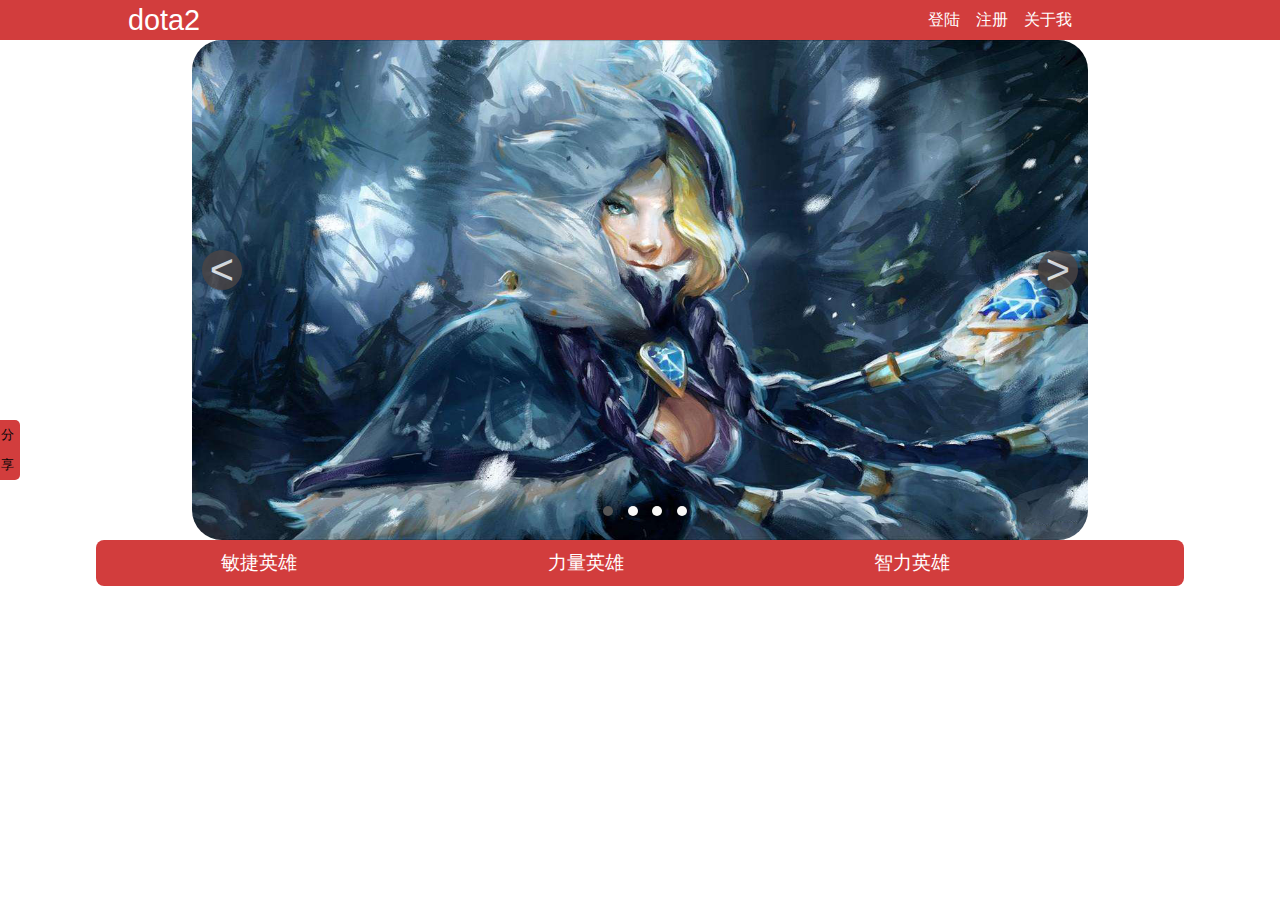
<file: index.html>
<!DOCTYPE html>
<html lang="en">
<head>
	<meta charset="UTF-8">
	<title>Gamge World</title>
	<link rel="stylesheet" type="text/css" href="css/reset.css">
	<link rel="stylesheet" type="text/css" href="css/index.css">

	<script src="js/jquery.js" type="text/javascript"></script>
	<script src="js/index.js" type="text/javascript" async defer></script>
</head>
<body>
	<div id="header">
		 <div class="containner">
		 	<span>dota2</span>
		 	<p><a href="heroShow.html">今日英雄</a></p>

		 	<ul class="head-nav clearfloat">
		 		<li class="item-nav"><a id="load-btn" href="#">登陆</a></li>
		 		<li class="item-nav"><a href="#" title="">注册</a></li>
		 		<li class="item-nav"><a href="http://taisoulx.me">关于我</a></li>
		 	</ul>
		 </div>
	</div>
	<!-- /header -->
	
	<div id="load">
		<h2>
		登陆账号
		<span class="load-close">×</span>
		</h2>
		<form action="index.html" method="get" accept-charset="utf-8">
			<p class="load-item1">
				<input type="text" value="用户名" id="username" name="username">
			</p>
			<p class="load-item2">
				<input name="password" type="text" value="输入密码" " id="pwd" />
			</p>
			
			<input type="submit" name="submit" id="load-sub" value="登陆">
			
			<div class="load-item3"><input type="checkbox" name=""><span>下次自动登录</span></div>
			<a class="register" href="#">注册</a>
		</form>
	</div>
	<div id="shade">
	</div>

	<div id="share">
		<span class="shareTo">分享</span>
		<div>
			<span>分享到</span>
			<ul>
				<li>一键分享</li>
				<li>QQ空间</li>
				<li>新浪微博</li>
				<li>微信</li>
				<li>人人网</li>
				<li>腾讯微博</li>
			</ul>
		</div>
	</div> 
	<!-- 分享到 -->

	<div id="wrapper">
		<ul id="banner-box" class="clearfloat">
			<li class="item-pic" data-index="1"><img src="images/banner/cm-1.jpg" alt=""></li>
			<li class="item-pic" data-index="2"><img src="images/banner/haiming-2.jpg" alt=""></li>
			<li class="item-pic" data-index="3"><img src="images/banner/ta-3.jpg" alt=""></li>
			<li class="item-pic" data-index="4"><img src="images/banner/heiniao-4.jpg" alt=""></li>
		</ul>

		<span id="prev" class="btn">
		<
		</span>
		<span id="next" class="btn">
		>
		</span>

		<ul id="Btn-b">
			<li class="item-bt active"></li>
			<li class="item-bt"></li>
			<li class="item-bt"></li>
			<li class="item-bt"></li>
		</ul>
	</div><!-- 轮播图 -->


	<div id="hero-menu" class="clearfloat containner">
		<div id="agile" class="item-menu">
			<span>敏捷英雄</span>
			<ul class="item-menu-m item-menu-1">
				<li><img src="images/agile/1.jpg" alt="am">敌法师</li>
				<li><img src="images/agile/2.jpg" alt="xiaohei">卓尔游侠</li>
				<li><img src="images/agile/3.jpg" alt="jugg">主宰</li>
				<li><img src="images/agile/4.jpg" alt="pom">米拉娜</li>
				<li><img src="images/agile/5.jpg" alt="shuiren">变体精灵</li>
				<li><img src="images/agile/6.jpg" alt="houzi">幻影长矛手</li>
				<li><img src="images/agile/7.png" alt="vs">复仇之魂</li>
				<li><img src="images/agile/8.jpg" alt="sa">力丸</li>
				<li><img src="images/agile/9.png" alt="huoqiang">狙击手</li>
				<li><img src="images/agile/10.jpeg" alt="ta">圣堂刺客</li>
				<li><img src="images/agile/11.png" alt="luna">露娜</li>
				<li><img src="images/agile/12.jpg" alt="bh">赏金猎人</li>
				<li><img src="images/agile/13.jpg" alt="paipai">熊战士</li>
				<li><img src="images/agile/14.png" alt="feiji">矮人直升机</li>
				<li><img src="images/agile/15.jpg" alt="deluyi">德鲁伊</li>
				<li><img src="images/agile/16.png" alt="najia">娜迦海妖</li>
				<li><img src="images/agile/17.png" alt="jumo">巨魔战将</li>
				<li><img src="images/agile/18.png" alt="huomao">灰烬之灵</li>
				<li><img src="images/agile/19.jpg" alt="diangou">天穹守望者</li>
				<li><img src="images/agile/20.jpg" alt="dasheng">齐天大圣</li>
				<li><img src="images/agile/21.jpg" alt="xuemo">血魔</li>
				<li><img src="images/agile/22.jpg" alt="sf">影魔</li>
				<li><img src="images/agile/23.jpg" alt="diangun">剃刀</li>
				<li><img src="images/agile/24.png" alt="judu">剧毒术士</li>
				<li><img src="images/agile/25.jpg" alt="xukong">虚空假面</li>
				<li><img src="images/agile/26.png" alt="pa">幻影刺客</li>
				<li><img src="images/agile/27.jpg" alt="dulong">冥界亚龙</li>
				<li><img src="images/agile/28.jpg" alt="">克林克兹</li>
				<li><img src="images/agile/29.png" alt="zhizhu">育母蜘蛛</li>
				<li><img src="images/agile/30.jpg" alt="mayi">编织者</li>
				<li><img src="images/agile/31.jpg" alt="spe">幽鬼</li>
				<li><img src="images/agile/32.png" alt="na">司夜刺客</li>
				<li><img src="images/agile/33.png" alt="mippo">米波</li>
				<li><img src="images/agile/34.png" alt="slark">撕拉克</li>
				<li><img src="images/agile/35.png" alt="med">美杜莎</li>
				<li><img src="images/agile/36.png" alt="tb">恐怖利刃</li>
			</ul>
		</div>

		<div id="power" class="item-menu">
			<span>力量英雄</span>
			<ul class="item-menu-m item-menu-2">
				<li><img src="images/power/1.png" alt="小牛">撼地者</li>
				<li><img src="images/power/2.jpg" alt="sven">斯温</li>
				<li><img src="images/power/3.jpg" alt="tiny">小小</li>
				<li><img src="images/power/4.jpg" alt="coco">昆卡</li>
				<li><img src="images/power/5.jpg" alt="shouwang">兽王</li>
				<li><img src="images/power/6.jpg" alt="dk">龙骑士</li>
				<li><img src="images/power/7.jpg" alt="fatiao">发条技师</li>
				<li><img src="images/power/8.png" alt="ok">全能骑士</li>
				<li><img src="images/power/9.jpg" alt="hasika">哈斯卡</li>
				<li><img src="images/power/10.jpg" alt="lianjin">炼金术士</li>
				<li><img src="images/power/11.png" alt="jiuxian">酒仙</li>
				<li><img src="images/power/12.jpg" alt="dashu">树精卫士</li>
				<li><img src="images/power/13.png" alt="io">精灵守卫</li>
				<li><img src="images/power/14.png" alt="renma">半人马战行者</li>
				<li><img src="images/power/15.png" alt="famuji">伐木机</li>
				<li><img src="images/power/16.png" alt="haimin">巨牙海民</li>
				<li><img src="images/power/17.png" alt="gangbei">钢背兽</li>
				<li><img src="images/power/18.png" alt="daniu">上古巨神</li>
				<li><img src="images/power/19.png" alt="tumao">大地之灵</li>
				<li><img src="images/power/20.png" alt="juntuan">军团指挥官</li>
				<li><img src="images/power/21.png" alt="phonix">凤凰</li>
				<li><img src="images/power/22.jpg" alt="dapigu">孽主</li>
				<li><img src="images/power/23.jpg" alt="axe">斧王</li>
				<li><img src="images/power/24.png" alt="tufu">帕吉</li>
				<li><img src="images/power/25.jpg" alt="sk">沙王</li>
				<li><img src="images/power/26.jpg" alt="xiaoyu">斯拉达</li>
				<li><img src="images/power/27.jpg" alt="cx">潮汐猎人</li>
				<li><img src="images/power/28.jpg" alt="snk">冥魂大帝</li>
				<li><img src="images/power/29.jpg" alt="xiaogou">噬魂鬼</li>
				<li><img src="images/power/30.jpg" alt="yemo">暗夜魔王</li>
				<li><img src="images/power/31.jpg" alt="mori">末日使者</li>
				<li><img src="images/power/32.jpg" alt="bainiu">裂魂人</li>
				<li><img src="images/power/33.jpg" alt="langren">狼人</li>
				<li><img src="images/power/34.png" alt="ck">混沌骑士</li>
				<li><img src="images/power/35.png" alt="shiwang">不朽尸王</li>
				<li><img src="images/power/36.png" alt="mengma">马格纳斯</li>
				<li><img src="images/power/37.jpg" alt="loa">亚巴顿</li>
			</ul>
		</div>

		<div id="intelligence" class="item-menu">
			<span>智力英雄</span>
			<ul class="item-menu-m item-menu-3">
				<li><img src="images/intelligence/1.jpg" alt="cm">水晶室女</li>
				<li><img src="images/intelligence/2.jpg" alt="puck">帕克</li>
				<li><img src="images/intelligence/3.png" alt="st">风暴之灵</li>
				<li><img src="images/intelligence/4.png" alt="wr">风行者</li>
				<li><img src="images/intelligence/5.jpg" alt="zous">宙斯</li>
				<li><img src="images/intelligence/6.jpg" alt="lina">莉娜</li>
				<li><img src="images/intelligence/7.jpg" alt="xiaoy">暗影萨满</li>
				<li><img src="images/intelligence/8.jpg" alt="xiaolu">魅惑魔女</li>
				<li><img src="images/intelligence/9.jpg" alt="xianzhi">先知</li>
				<li><img src="images/intelligence/10.jpg" alt="tk">修补匠</li>
				<li><img src="images/intelligence/11.jpg" alt="shuangtoulong">杰奇洛</li>
				<li><img src="images/intelligence/12.jpg" alt="chen">陈</li>
				<li><img src="images/intelligence/13.png" alt="cenmo">沉默术士</li>
				<li><img src="images/intelligence/14.jpg" alt="">食人魔法师</li>
				<li><img src="images/intelligence/15.png" alt="rubike">拉比克</li>
				<li><img src="images/intelligence/16.png" alt="shaer">干扰者</li>
				<li><img src="images/intelligence/17.png" alt="guangfa">光之守卫</li>
				<li><img src="images/intelligence/18.png" alt="tianlu">天怒法师</li>
				<li><img src="images/intelligence/19.png" alt="zhadanren">工程师</li>
				<li><img src="images/intelligence/20.jpg" alt="shenyu">神谕者</li>
				<li><img src="images/intelligence/21.jpg" alt="shuimo">祸乱之源</li>
				<li><img src="images/intelligence/22.jpg" alt="wuyao">巫妖</li>
				<li><img src="images/intelligence/23.png" alt="lion">莱恩</li>
				<li><img src="images/intelligence/24.jpg" alt="wuyi">巫医</li>
				<li><img src="images/intelligence/25.jpg" alt="mituan">谜团</li>
				<li><img src="images/intelligence/26.jpg" alt="nec">瘟疫法师</li>
				<li><img src="images/intelligence/27.jpg" alt="shushi">术士</li>
				<li><img src="images/intelligence/28.jpg" alt="qop">痛苦女王</li>
				<li><img src="images/intelligence/29.jpg" alt="siwangxianzhi">死亡先知</li>
				<li><img src="images/intelligence/30.jpg" alt="pugna">帕格纳</li>
				<li><img src="images/intelligence/31.png" alt="daize">戴泽</li>
				<li><img src="images/intelligence/32.jpg" alt="laxike">拉希克</li>
				<li><img src="images/intelligence/33.jpg" alt="tuzi">黑暗贤者</li>
				<li><img src="images/intelligence/34.jpg" alt="bat">蝙蝠骑士</li>
				<li><img src="images/intelligence/35.jpg" alt="aa">极寒幽魂</li>
				<li><img src="images/intelligence/36.jpg" alt="kaer">祈求者</li>
				<li><img src="images/intelligence/37.jpg" alt="heiniao">殁境毁灭者</li>
				<li><img src="images/intelligence/38.jpg" alt="dugou">暗影恶魔</li>
				<li><img src="images/intelligence/39.png" alt="weishaji">维萨吉</li>
				<li><img src="images/intelligence/40.jpg" alt="binglong">寒冬飞龙</li>
			</ul>
		</div>
		<div id="hide">
			<span>隐藏</span>
		</div>
		<div id="hero-show">
			<span>所有英雄</span>
		</div>
	</div>


	<div id="footer">
		<div class="containner">
			<p>联系我<br><span>450403015@qq.com</span></p>
			<p>我的博客<a href="http://taisoulx.me">浓浓的牛奶巧克力</a></p>
			<p>友情链接</p>
			<p>项目地址</p>
		</div>
		
	</div>
</body>
</html>
</file>
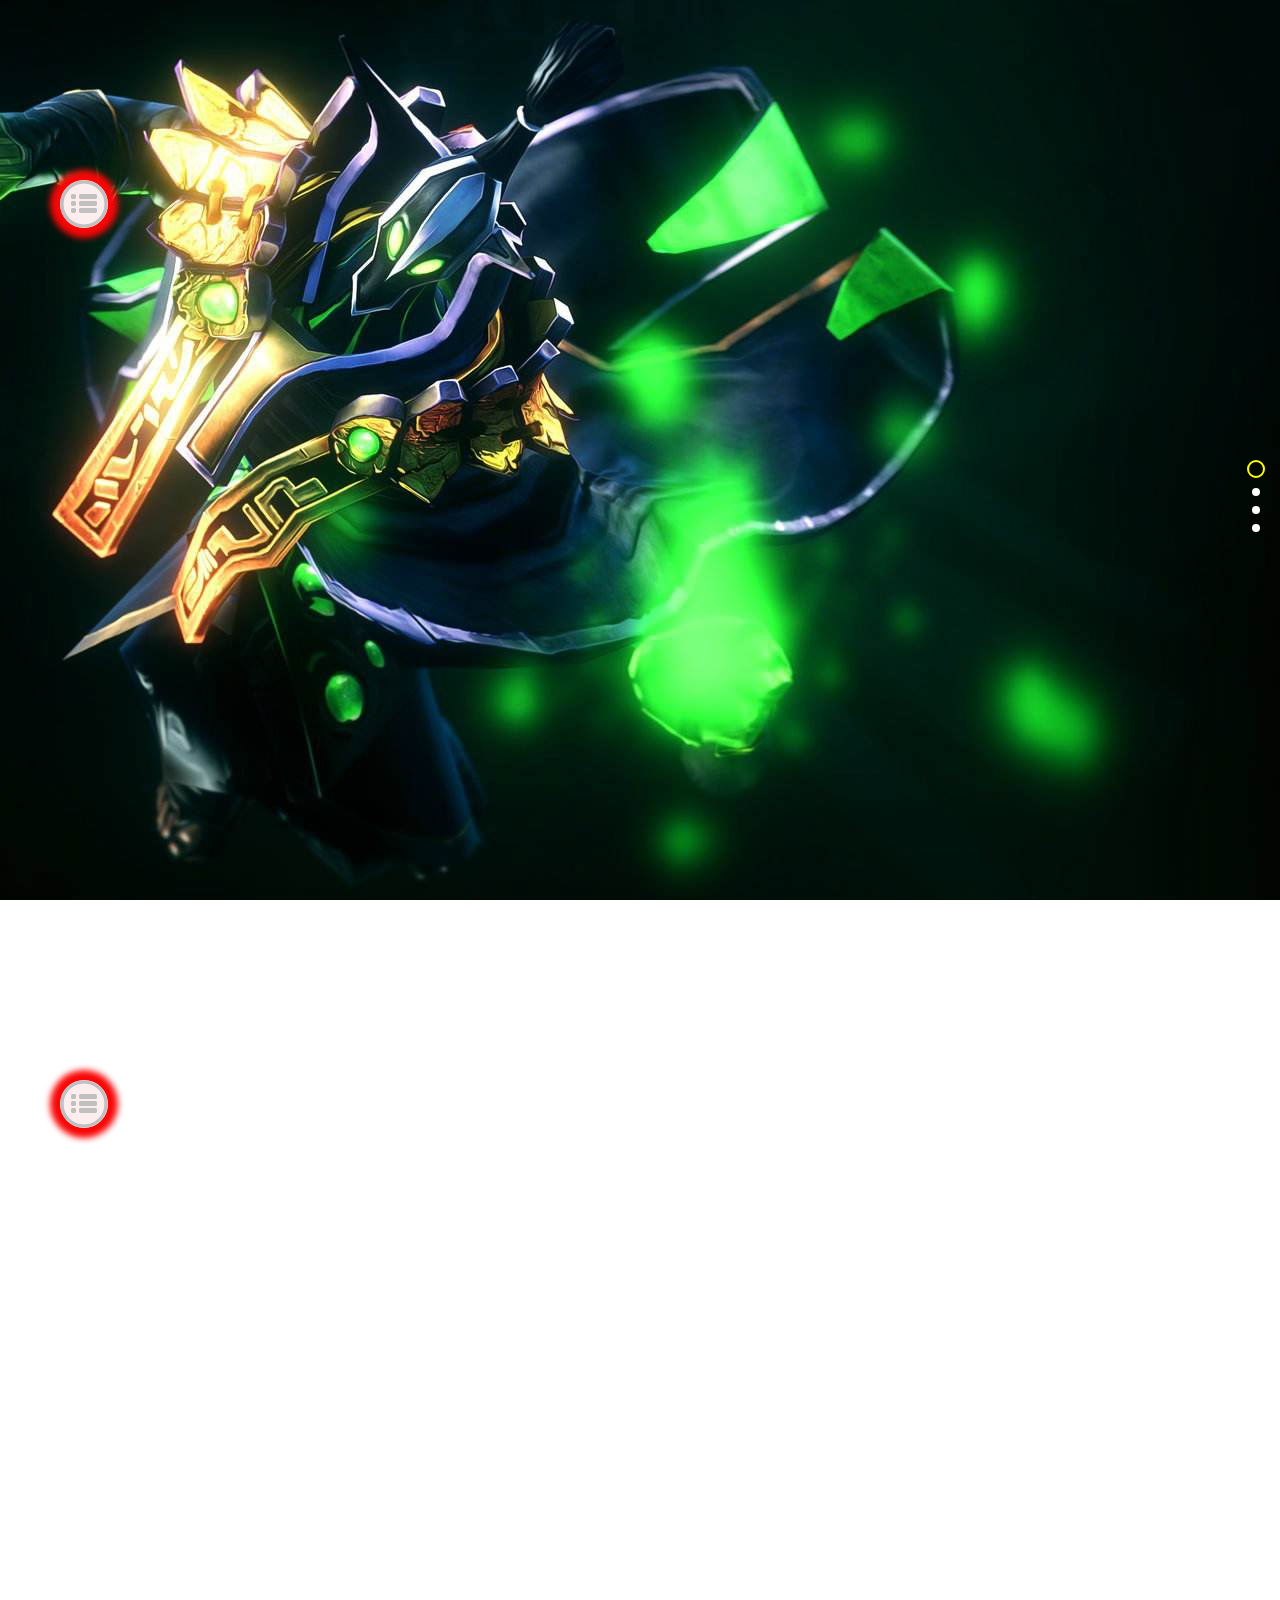
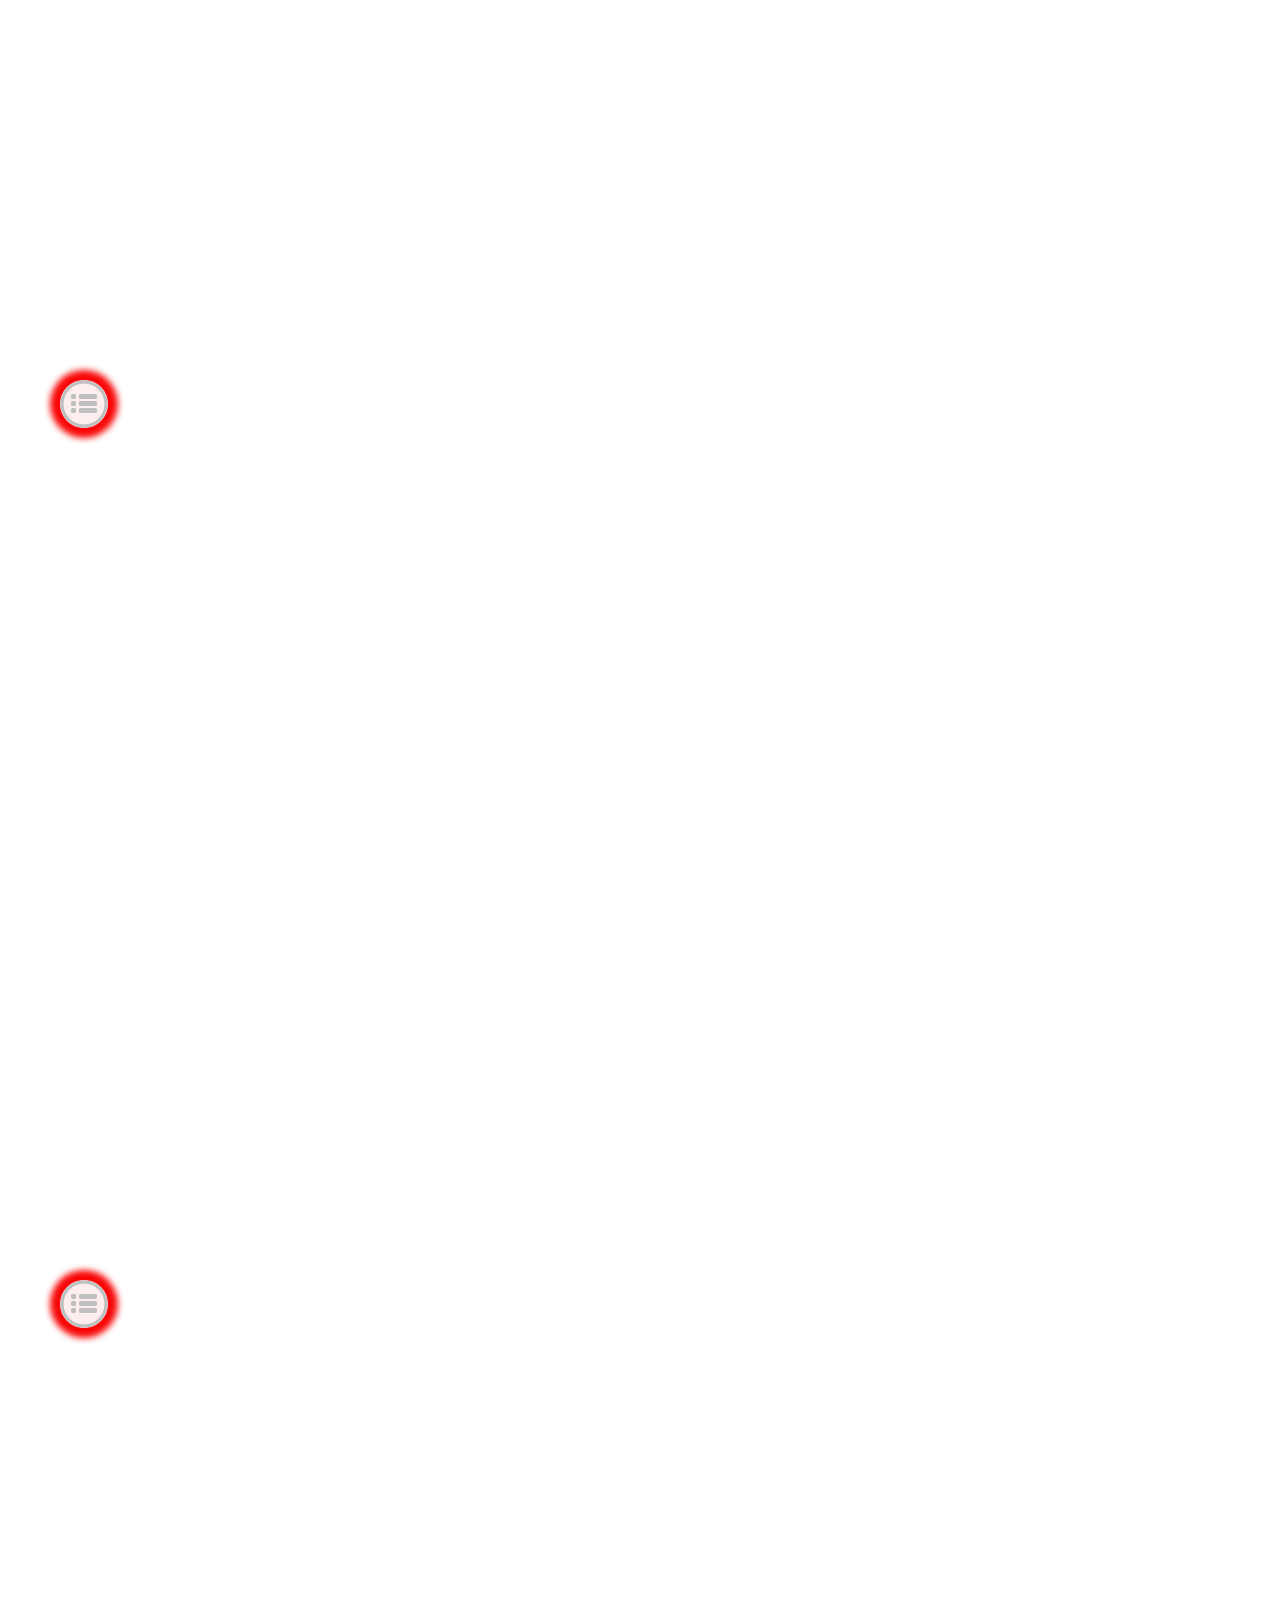
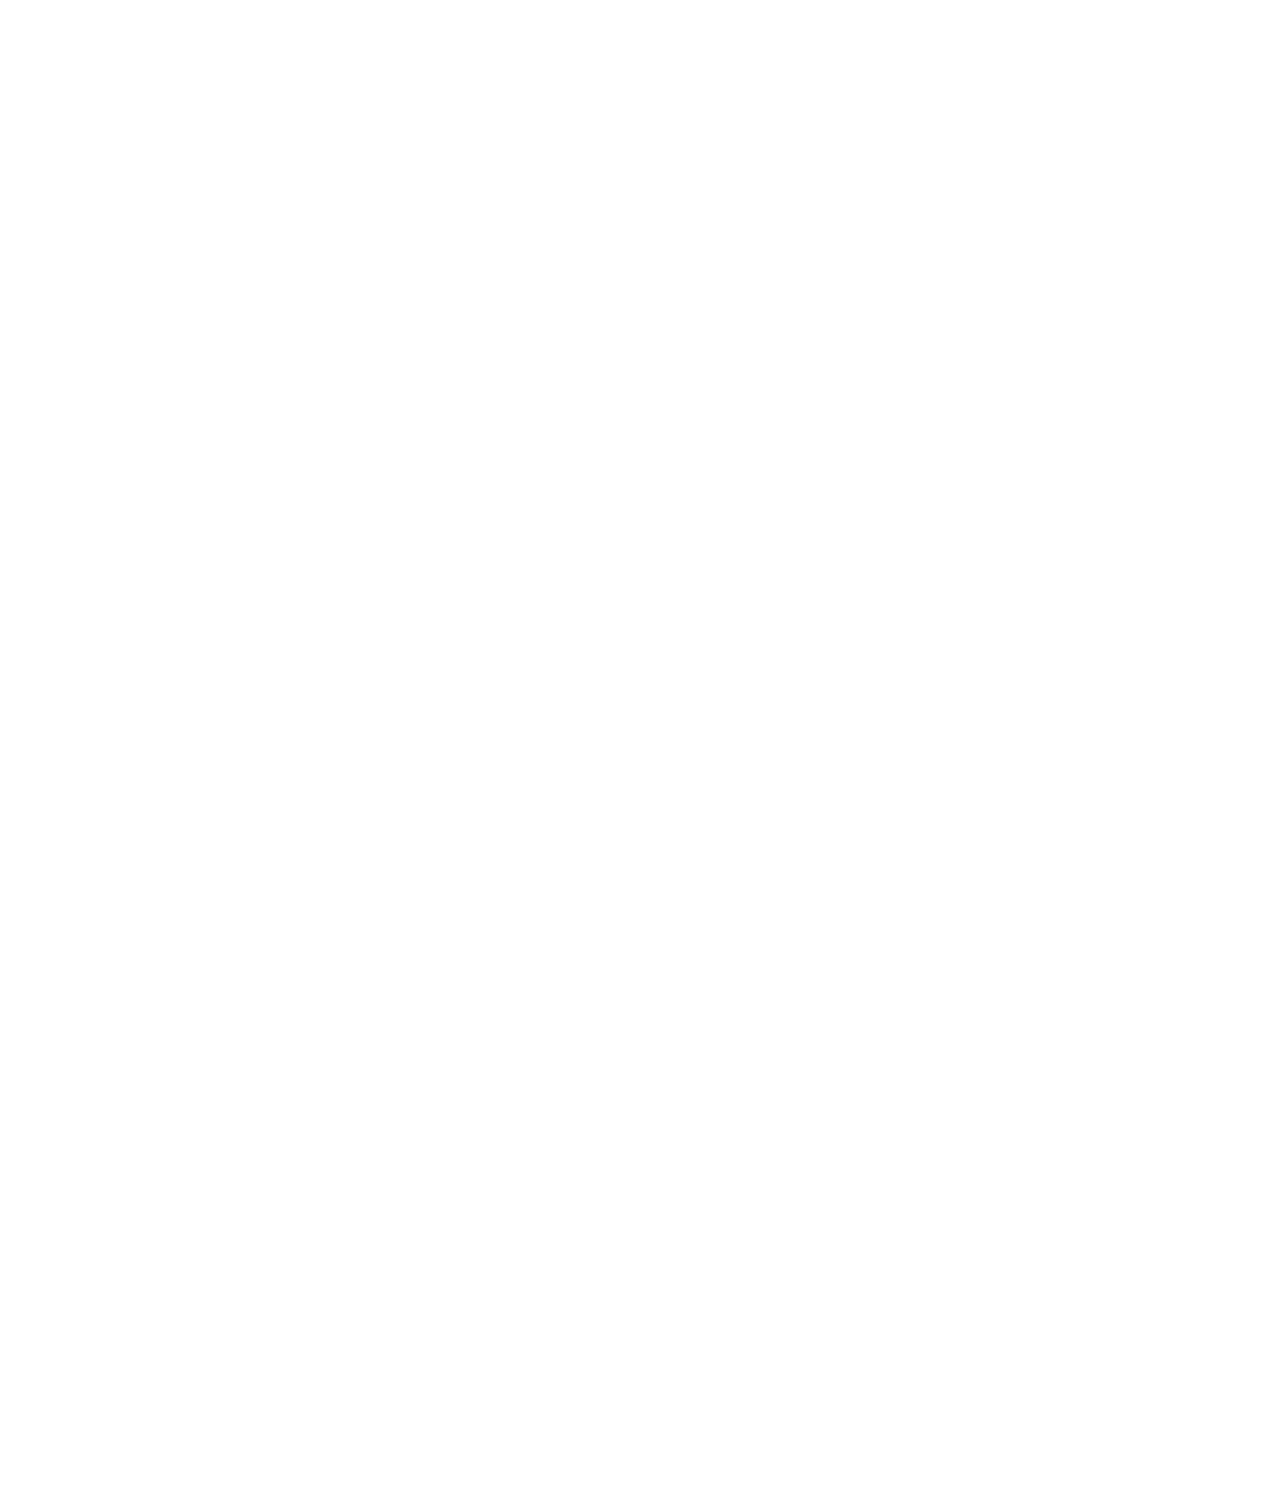
<file: heroShow.html>
<!DOCTYPE html>
<html lang="en">
<head>
	<meta charset="UTF-8">
	<title>今日英雄</title>
	<link rel="stylesheet" type="text/css" href="css/reset.css">
	<!-- <link rel="stylesheet" type="text/css" href="css/heroSHow.css"> -->
	<link rel="stylesheet" type="text/css" href="css/show-ctn.css">
	<script type="text/javascript" src="js/jquery.js"></script>
	<script type="text/javascript" src="js/pageswitch.js"></script>
	<script type="text/javascript" src="js/heroShow.js"></script>
</head>
<body>
	<div id="container" data-PageSwitch>
		<div class="sections">
			<div class="section active" id="section0">
				<div class="left-box">
					<div class="list-icon item-0">
					<img src="images/icon/list.png" alt="">
					</div>

					<ul class="left-list">
						<li class="features">
							Heroic features
							<span>></span>
						</li>
						<li>Skill description</li>
						<li>background story</li>
						<li></li>
					</ul>

					<div class="features-box">
						
						<div class="features-item">
							<p class="hero-name">
							大魔导师-拉比克 Rubick<br>定位：辅助 控制 爆发
							</p>
						</div>

						<div class="features-item">
							<h4>优点</h4>
							<span>有减攻击线上可压制，有附加位移的控制技能。最强大之处在于可以偷取敌方技能，因此在熟练选手的手中往往是对方大型团控的巨大克星，在敌方有逃生型英雄的时候也可以增加自己的生存能力。</span>
						</div>

						<div class="features-item">
							<h4>缺点</h4>
						<span>血量低，操作难度比较高。如何能及时地偷到最有利的技能是每一个拉比克使用者最关心的问题。没有逃生技能，除偷窃的技能之外只有一个伤害型技能。</span> 
						</div>
						
						
					</div>	
				</div>

				<div class="right-box"></div>
				
			</div>
			<div class="section" id="section1">
				<div class="left-box">
					<div class="list-icon item-1">
					<img src="images/icon/list.png" alt="">
					</div>

					<ul class="left-list">
						<li class="features">
							Heroic features
							<span>></span>
						</li>
						<li>Skill description</li>
						<li>background story</li>
						<li></li>
					</ul>

					<div class="features-box">
						
						<div class="features-item">
							<p class="hero-name">
							流浪剑客-斯温Sven SV<br>定位：先手 控制 核心 耐久 辅助
							</p>
						</div>

						<div class="features-item">
							<h4>优点</h4>
							<span>拥有主动的范围眩晕，可以为团队提供加速和护甲BUFF，定位比较灵活，可以打Gank可以打后期可以做控制。在不当大哥的情况下一个BKB就可以提供很高的物理输出。</span>
						</div>

						<div class="features-item">
							<h4>缺点</h4>
						<span>容易被敌人风筝，近身腿短是硬伤。本身蓝量比较缺乏，经常处于一套技能放完就空蓝的尴尬情况。没有BKB的时候，空有一身高攻击却很难真正打出输出。</span> 
						</div>
						
						
					</div>	
				</div>

				<div class="right-box"></div>
			</div>
			<div class="section" id="section2">
				<div class="left-box">
					<div class="list-icon item-2">
					<img src="images/icon/list.png" alt="">
					</div>

					<ul class="left-list">
						<li class="features">
							Heroic features
							<span>></span>
						</li>
						<li>Skill description</li>
						<li>background story</li>
						<li></li>
					</ul>

					<div class="features-box">
						
						<div class="features-item">
							<p class="hero-name">
							地卜师-米波 Meepo<br>定位：核心 控制 推进 爆发
							</p>
						</div>

						<div class="features-item">
							<h4>优点</h4>
							<span>单人拥有5人的作战能力，机动性很强，爆发高，单抓无解。多线操作可以多线发育，经验叠加等级上升很快，也具有不俗的推塔能力。</span>
						</div>

						<div class="features-item">
							<h4>缺点</h4>
						<span>需要极强的个人多操能力和手速，前期对线能力不强，使用不当容易见光死，或者多路刷钱压制队友成为团队毒瘤。。</span> 
						</div>
						
						
					</div>	
				</div>

				<div class="right-box"></div>
			</div>
			<div class="section" id="section3">
				<div class="left-box">
					<div class="list-icon item-3">
					<img src="images/icon/list.png" alt="">
					</div>

					<ul class="left-list">
						<li class="features">
							Heroic features
							<span>></span>
						</li>
						<li>Skill description</li>
						<li>background story</li>
						<li></li>
					</ul>

					<div class="features-box">
						
						<div class="features-item">
							<p class="hero-name">
							撼地者-瑞格·石蹄 ES 小牛<br>定位：先手 控制 辅助 爆发
							</p>
						</div>

						<div class="features-item">
							<h4>优点</h4>
							<span>拥有强大的控制与不俗的AOE输出，可以对敌人造成长时间的地形阻隔；对装备的要求不是特别高，不需要占线发育，对阵容几乎百搭</span>
						</div>

						<div class="features-item">
							<h4>缺点</h4>
						<span>沟壑使用不当往往会坑杀队友，或救走敌人；本身血量偏低，属于力量型的法师，害怕对方冲脸；团战对走位和出手时机的要求较高。</span> 
						</div>
						
						
					</div>	
				</div>

				<div class="right-box"></div>				
		</div>
	</div>
		
</body>
</html>
</file>
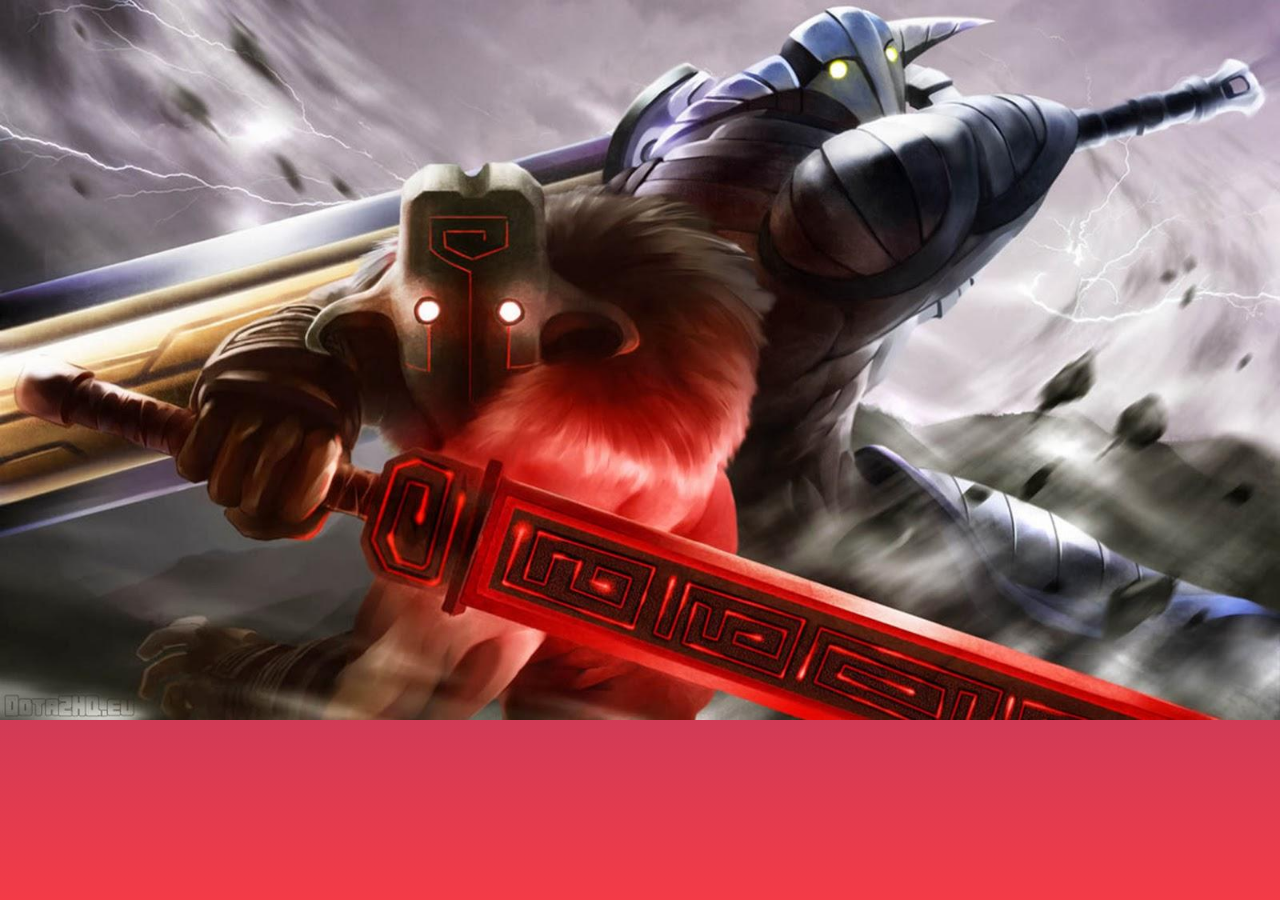
<file: load.html>
<!DOCTYPE html>
<html lang="en">
<head>
	<meta charset="UTF-8">
	<title>载入</title>
</head>
<style>
	html,body,div,img{
		padding: 0;
		margin: 0;
	}
	html{
		height: 100%;
	}
	body{
		min-height: 100%;
		overflow: hidden;
		background-image: linear-gradient(to top, #f43b47 0%, #453a94 100%);
	}
	div{
		width: 100%;
		margin: 0 auto;
		overflow: hidden;
	}
	img{
		width: 100%;
		height: 100%;
	}
	
</style>
<script type="text/javascript" src="js/jquery.js"></script>
<body>
	<div id="box">
		<img src="images/jugg.jpeg" alt="">
	</div>
	<script>
	setTimeout(function(){
		$("img").one("mousemove",begin);
	},3000);


	function begin(){
		$("div").animate({"width": "100px", "height": "100px","margin-top":"20%"}, 800,fn);	//20%是按照父级宽度计算的，而不是高度
	function fn(){
		$("div").css('border-radius', '50%').children().fadeOut('slow', function() {
			$("div").css({
				'background':'#555',
				'background-image': 'linear-gradient(to right, #434343 0%, black 100%)',
				'cursor':'pointer'
			});	
		});
		var oSpan=$('<span>开始</span>').css({
				"font-family": "微软雅黑",
				"color": "#fff",
				"font-size":"1.5em",
				"text-align":"center",
				"display":"inline-block",
				"width":"100px",
				"line-height":"100px"
			});
			oSpan.appendTo('div').fadeIn('400');
			oSpan.click(function() {
				setTimeout(function(){
					window.location.href="index.html";
				},1000);
				
			});	
	}
	}
	</script>
</body>
</html>
</file>
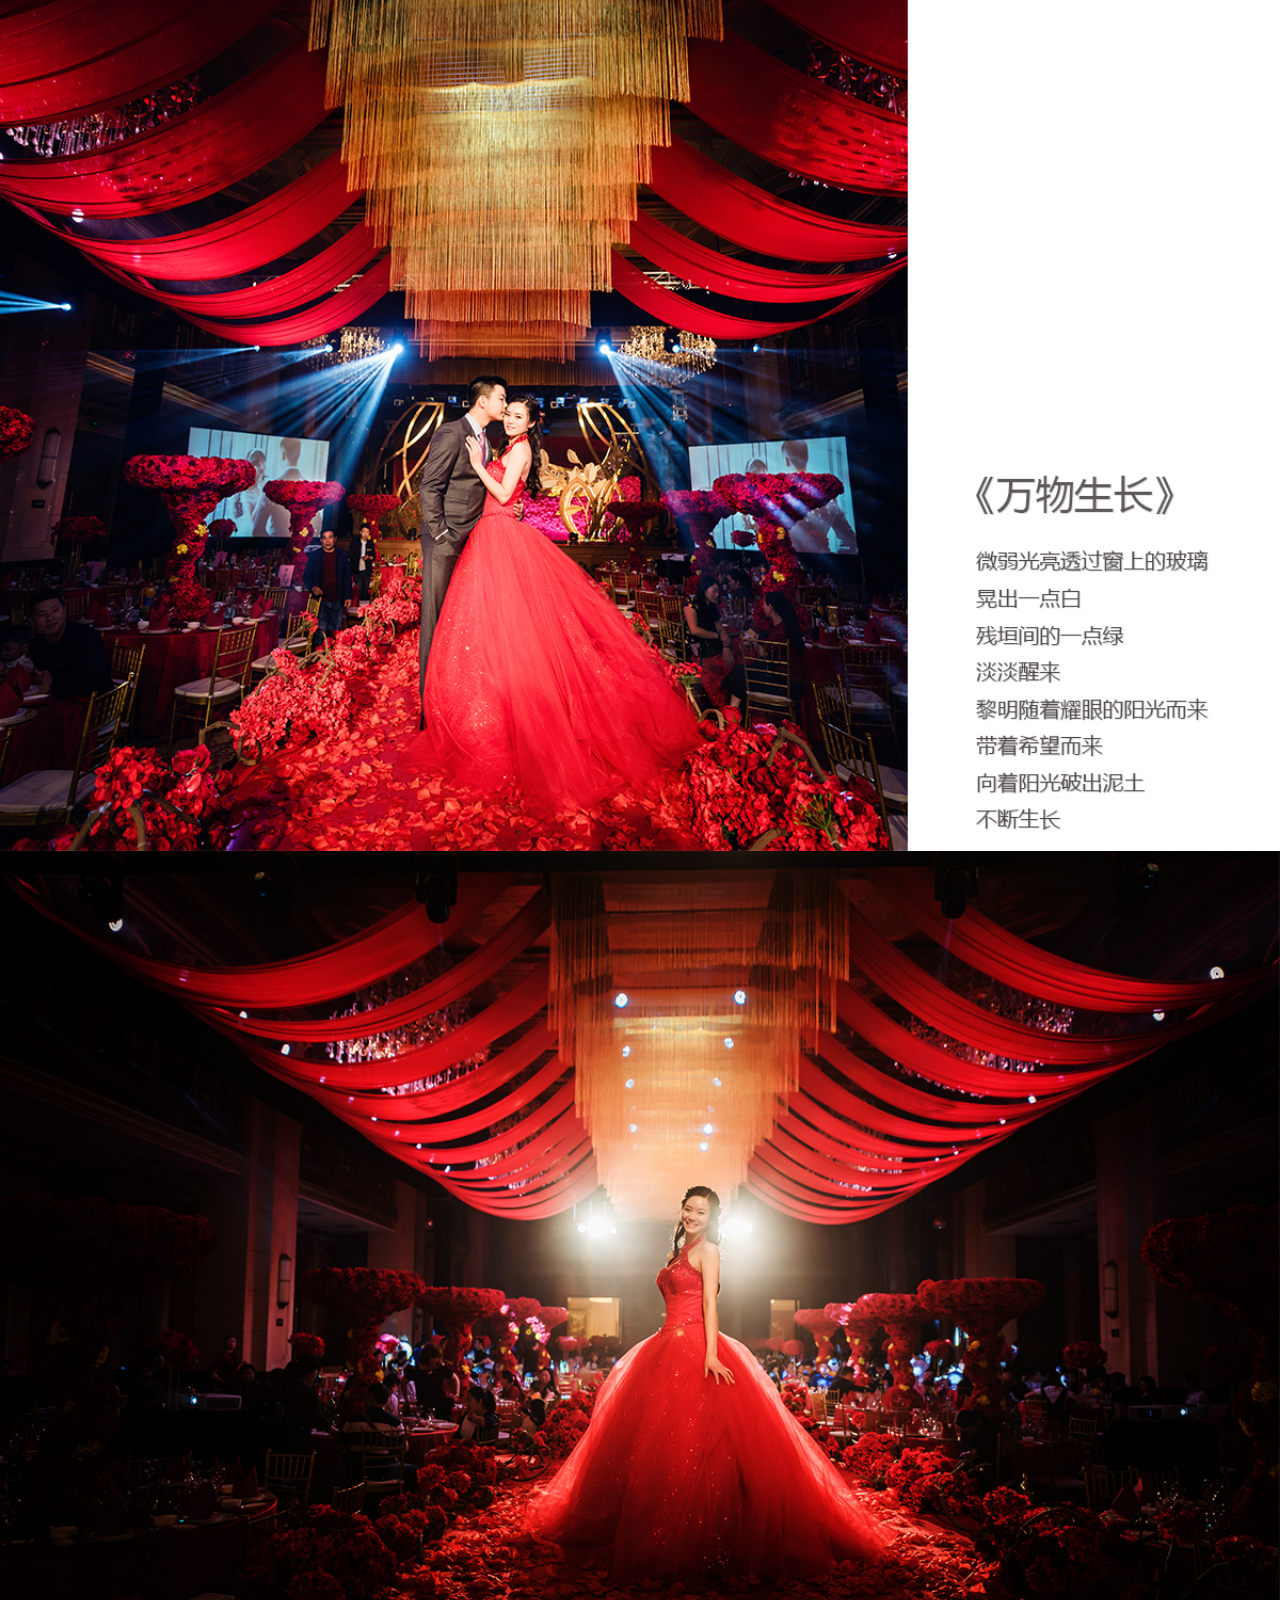
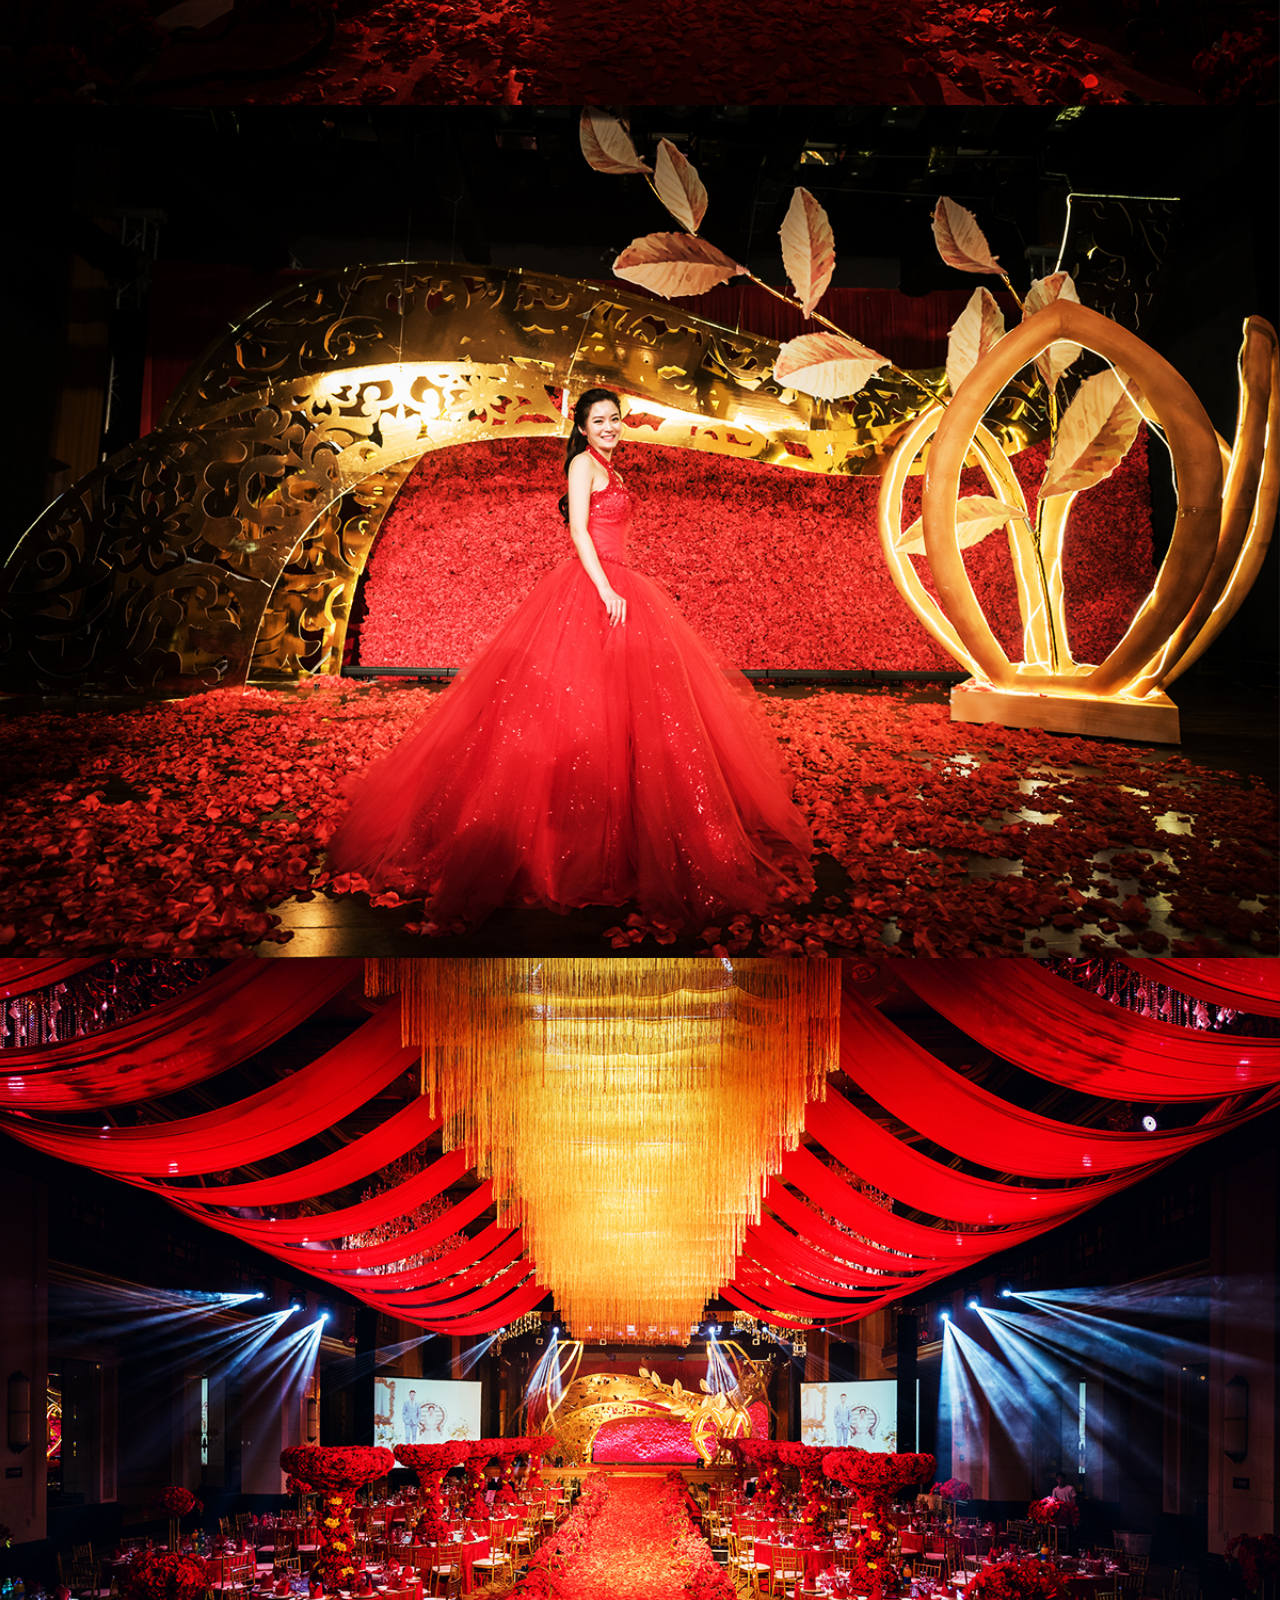
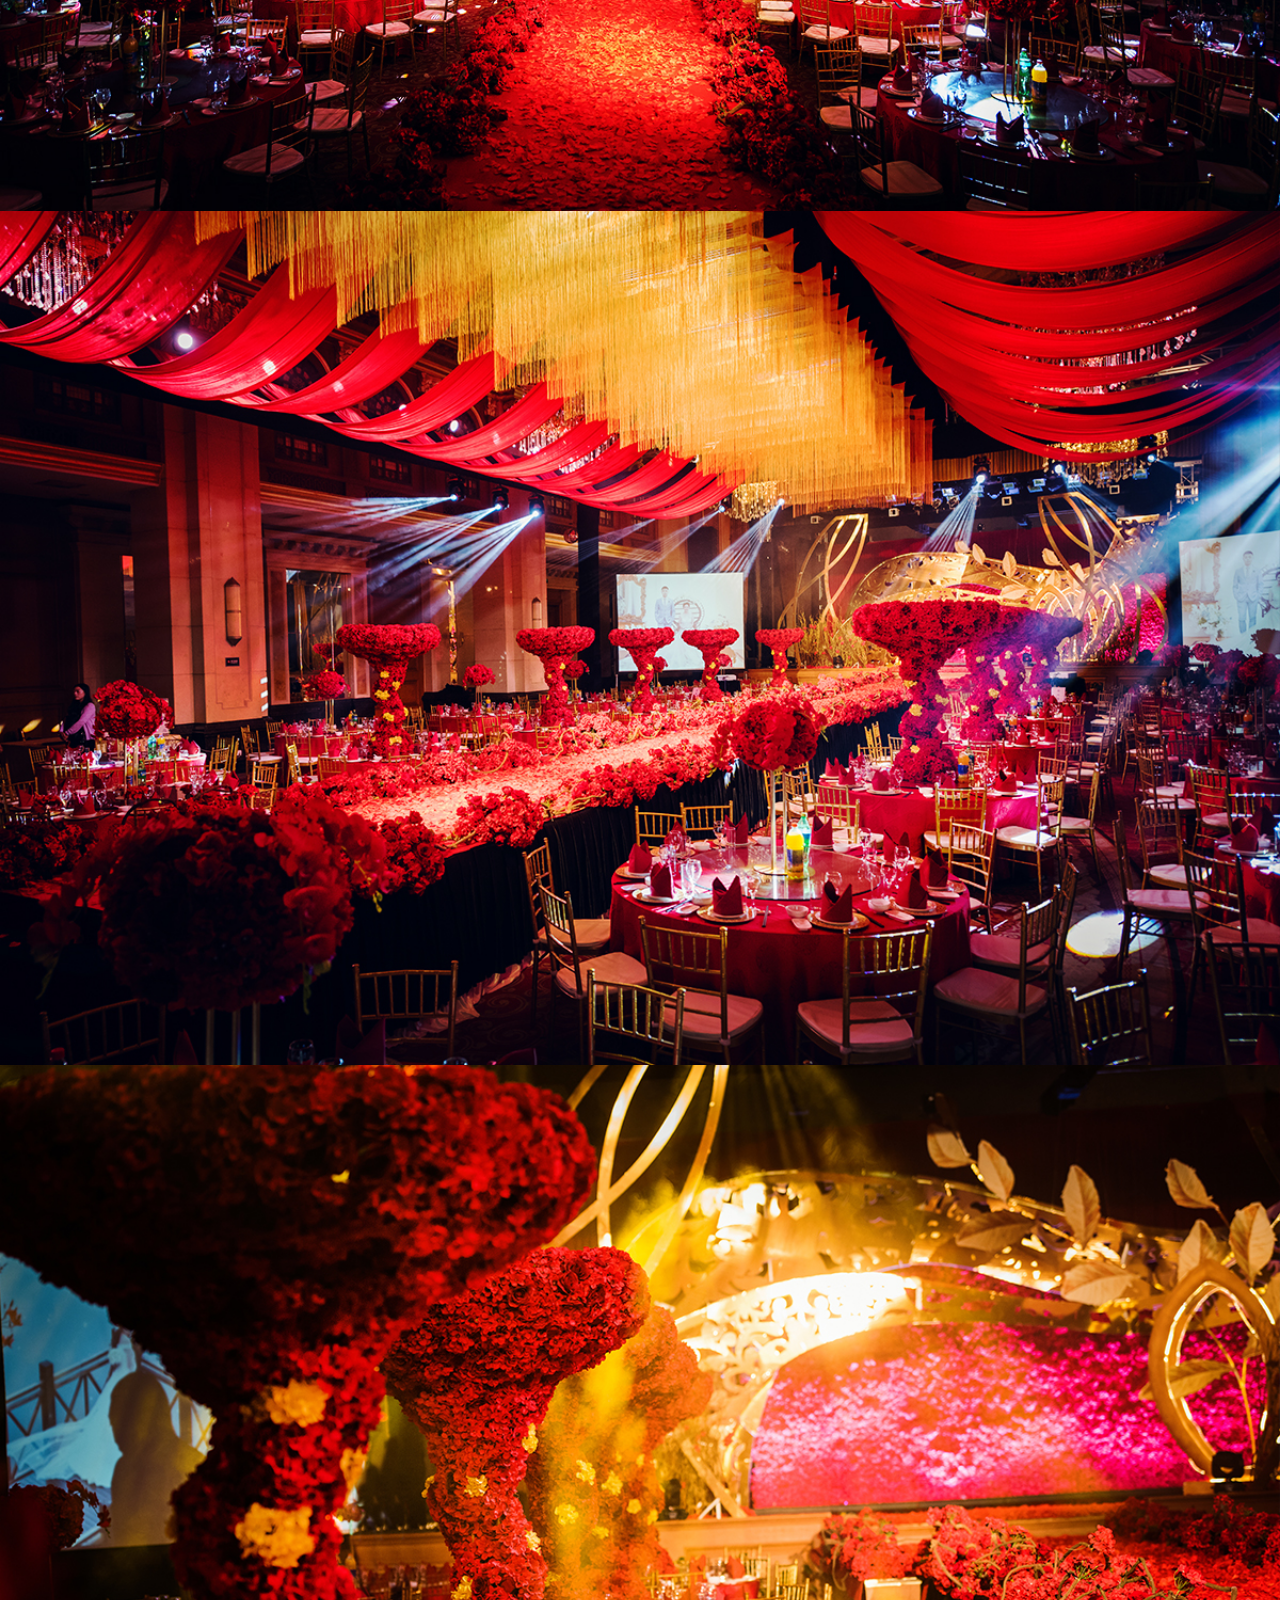
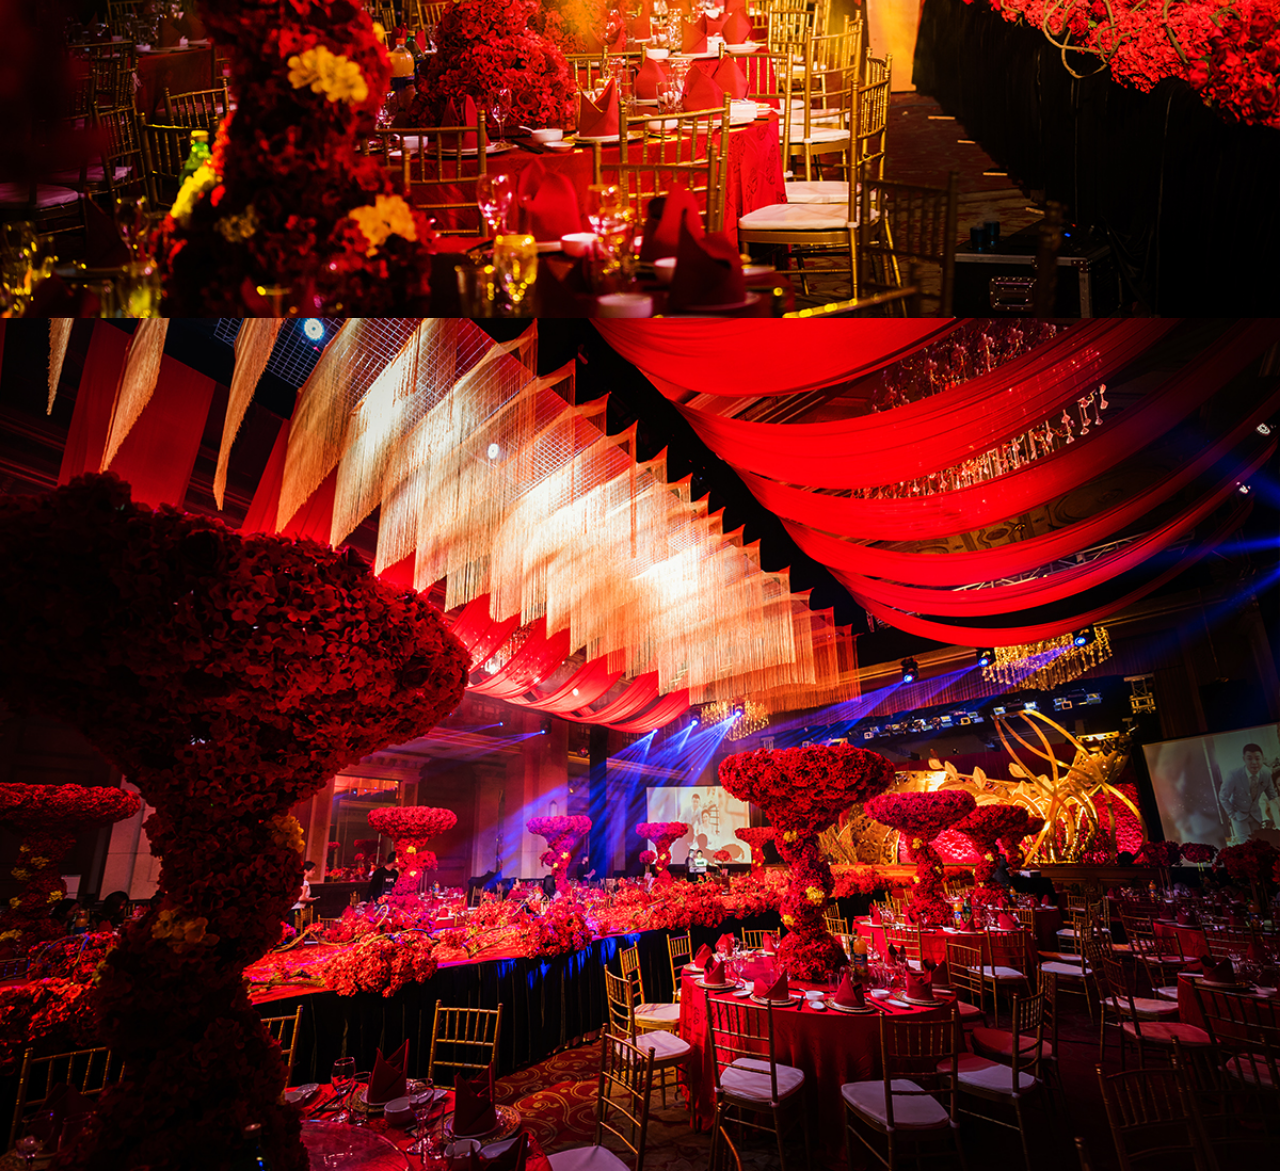
<file: 案例/万物生长.html>
<!DOCTYPE html>
<html lang="en">
<head>
	<meta charset="UTF-8">
	<title>万物生长</title>
<link rel="stylesheet" href="css/main.css">
</head>
<body>
	<div id="container">
		<div class="item"><img src="img/7.jpg" alt=""></div>
		<div class="item"><img src="img/6.jpg" alt=""></div>
		<div class="item"><img src="img/5.jpg" alt=""></div>
		<div class="item"><img src="img/4.jpg" alt=""></div>
		<div class="item"><img src="img/3.jpg" alt=""></div>
		<div class="item"><img src="img/2.jpg" alt=""></div>
		<div class="item"><img src="img/1.jpg" alt=""></div>
	</div>
</body>
</html>
</file>
<file: css/index.css>
html,
body
{
    height: 100%;
}
/*轮播图*/
#wrapper
{
    position: relative;

    overflow: hidden;

    width: 70%;
    height: 500px;
    margin: 0 auto;
    padding-top: 40px;
}

#wrapper #banner-box
{
    position: absolute;
    /*width: 400%;*/
    /*width: 100%;*/

    height: 500px;
}

#wrapper #banner-box .item-pic
{
    float: left;
    overflow: hidden;

    width: 16.6666666667%;
    height: 500px;

    border-radius: 30px;
}

#wrapper ul li img
{
    width: 100%;
    height: 500px;
    /*border-radius: 30px;*/
}

#wrapper .btn
{
    font-size: 2.6em;
    line-height: 40px;

    position: absolute;

    width: 40px;
    height: 40px;

    cursor: pointer;
    text-align: center;

    opacity: .8;
    /*font-weight: bold;*/
    color: #fff;
    border-radius: 50%;
    background: #4c4545;
}

#prev
{
    top: 50%;
    left: 10px;

    margin-top: -20px;
}
#next
{
    top: 50%;
    right: 10px;

    margin-top: -20px;
}

#Btn-b
{
    position: absolute;
    bottom: 20px;

    width: 100%;

    text-align: center;
}
#Btn-b .item-bt
{
    display: inline-block;

    width: 10px;
    height: 10px;
    margin-left: 10px;

    cursor: pointer;

    border-radius: 50%;
    background: #faf8f8;
}
#Btn-b .active
{
    background: #555;
}


/*头部*/
#header
{
    position: fixed;
    z-index: 20000;
    top: 0;

    width: 100%;
    height: 40px;

    background: #d23d3d;
    /*border: 1px solid red;*/
}
.containner
{
    width: 80%;
    margin: 0 auto;
}
#header .containner span
{
    font-size: 1.8em;
    line-height: 40px;

    text-align: center;

    color: #fff;
}

#header .containner p
{
    font-size: 1em;

    display: inline-block;
    display: none;

    width: 80px;
    margin-left: 120px;

    box-shadow: 1px 1px 2px 2px #301db7;
}
#header .head-nav
{
    float: right;

    width: 200px;
    margin-right: 40px;

    color: #fff;
}

#header .head-nav .item-nav
{
    font-size: 1em;
    line-height: 40px;

    float: left;

    margin-left: 16px;

    text-align: center;
}

/*登陆*/
#load
{
    position: fixed;
    z-index: 20000;
    top: 30%;
    left: 50%;

    display: none;

    width: 300px;
    height: 350px;
    margin-left: -150px;

    border: 1px solid #555;
    background-image: linear-gradient(to right, #ff8177 0%, #ff867a 0%, #ff8c7f 21%, #f99185 52%, #cf556c 78%, #b12a5b 100%);
}
#load h2
{
    font-family: '宋体';
    font-size: 1.4em;

    color: #fff;
    background: #d23d3d;
}
#load h2 span
{
    font-size: .8em;
    line-height: 1.4em;

    display: block;
    float: right;

    width: 12px;
    height: 12px;
    margin-right: 18px;

    cursor: pointer;
}
#load p
{
    width: 200px;
}
#load form
{
    width: 200px;
    margin: 40px auto;
}
#load p input
{
    font-size: 1.2em;

    display: inline-block;

    width: 200px;
    margin-top: 30px;

    color: #b7afaf;
}
input#load-sub
{
    display: block;

    width: 200px;
    height: 2em;
    margin-top: 20px;

    color: #fff;
    border: none;
    background: #3182d1;
    box-shadow: 0 0 5px 5px #d0caca;
}
#load form .load-item3
{
    font-size: .8em;

    float: left;

    width: 100px;
    margin-top: 10px;

    color: #1d0ff9;
}
#load a
{
    font-size: .9em;

    float: right;

    margin-top: 10px;

    color: #1d0ff9;
}
#load a:hover
{
    color: #fff;
    box-shadow: 1px 1px 2px 2px #ccc;
}
#shade
{
    position: fixed;
    z-index: 19999;

    display: none;

    width: 100%;
    height: 100%;

    opacity: .3;
    background: #8358cd;
}
/*分享到*/
#share
{
    font-size: .8em;

    position: fixed;
    top: 50%;
    left: 0;

    width: 80px;
    height: 180px;
    margin-top: -90px;
    margin-left: -80px;

    color: #fff;
    background: #d23d3d;
}
#share .shareTo
{
    line-height: 30px;

    position: absolute;
    top: 60px;
    right: -20px;

    display: block;

    width: 25px;
    height: 60px;

    text-align: center;

    color: #050505;
    border-radius: 5px;
    background: #d23d3d;
}
#share div
{
    opacity: 0;

    filter: alpha(opacity='0');
}
#share div span
{
    display: inline-block;

    width: 100%;
    /*border: 1px solid #f75050;*/

    background: #f75050;
}
#share ul li
{
    margin-top: 8px;

    cursor: pointer;
}

/*英雄列表*/
#hero-menu
{
    position: relative;

    width: 85%;

    border-radius: 8px;
    /*float: left;*/
    background: #d23d3d;
}
#hero-menu .item-menu
{
    float: left;

    width: 30%;
    margin: 10px auto;

    text-align: center;
}

#hero-menu .item-menu span
{
    font-size: 1.2em;

    cursor: pointer;

    color: #fff;
}
.item-menu-m
{
    display: none;
    /*position: absolute;
	top: 30px;
	left: 0;*/
    float: left;

    width: 98%;
    margin-top: 20px;
    margin-left: 50px;
    padding-left: 20px;

    background: #29a78f;
}

.item-menu-m li
{
    font-size: .8em;

    float: left;

    margin-top: 6px;
    margin-left: 4px;
    padding: 2px;

    cursor: pointer;

    color: #270f0f;
    border-radius: 6px;
    background: #c38585;
}
.item-menu-m img
{
    width: 70px;
    height: 48px;
}
#hide
{
    line-height: 40px;

    position: absolute;
    left: -50px;

    display: none;

    width: 40px;
    height: 40px;

    cursor: pointer;
    text-align: center;

    color: #fff;
    border-radius: 50%;
    background: #d23d3d;
}
#hero-show
{
    font-size: 1.2em;
    line-height: 50px;

    position: absolute;
    right: 50px;

    display: none;

    width: 80px;
    height: 40px;

    cursor: pointer;
    /*background: #d23d3d;*/
    text-align: center;

    color: #220f59;
    border-radius: 10%;
}

#footer
{
    display: none;

    width: 100%;
    height: 150px;

    background: #756262;
}
#footer p
{
    font-size: 1.2em;

    float: left;

    width: 20%;
    /*line-height: 40px;*/
    margin-top: 40px;
    margin-left: 40px;

    cursor: pointer;
    text-align: center;

    color: #fff;
}
#footer p span
{
    font-size: .8em;
}
#footer p a
{
    font-size: .8em;
}
</file>
<file: css/show-ctn.css>
html,
body
{
    overflow: hidden;

    height: 100%;
}
#container,
.sections,
.section
{
    position: relative;

    height: 100%;
}
#section0,
#section1,
#section2,
#section3
{
    background-color: #000;
    background-position: 50% 50%;
    background-size: cover;
}
#section0
{
    color: #fff;
    background-image: url(../images/banner/rubik.jpg);
    text-shadow: 1px 1px 1px #333;
}
#section1
{
    color: #fff;
    background-image: url(../images/banner/sven.jpeg);
    text-shadow: 1px 1px 1px #333;
}
#section2
{
    color: #fff;
    background-image: url(../images/banner/mippo.jpg);
    text-shadow: 1px 1px 1px #666;
}
#section3
{
    color: #008283;
    background-image: url(../images/banner/xiaoniu.jpeg);
    text-shadow: 1px 1px 1px #fff;
}
.section p
{
    color: #f1ff00;
}
#section3 p
{
    color: #00a3af;
}
.left
{
    float: left;
}
h1
{
    font-size: 6em;
    font-weight: normal;
}
p
{
    font-size: 2em;

    padding: .5em 0 2em 0;
}
.intro
{
    position: absolute;
    top: 50%;

    width: 100%;

    -webkit-transform: translateY(-50%);
            transform: translateY(-50%);
    text-align: center;
}
.pages
{
    position: fixed;

    list-style: none;
}
.vertical.pages
{
    top: 50%;
    right: 10px;
}
.horizontal.pages
{
    bottom: 10px;
    left: 50%;
}
.pages li
{
    width: 8px;
    height: 8px;
    margin: 10px 5px;

    cursor: pointer;

    border-radius: 50%;
    background: #fff;
}
.horizontal.pages li
{
    display: inline-block;

    vertical-align: middle;
}
.pages li.active
{
    width: 14px;
    height: 14px;
    margin-left: 0;

    border: 2px solid #fffe00;
    background: none;
}

.left-box
{
    position: absolute;
    z-index: 100;
    left: -50%;

    width: 50%;
    height: 100%;

    background-image: linear-gradient(120deg, #a6c0fe 0%, #f68084 100%);
}
.right-box
{
    position: absolute;
    z-index: 100;
    right: 0;

    width: 50%;
    height: 100%;

    opacity: 0;
    background-image: linear-gradient(120deg, #f68084 0%, #a6c0fe 100%);
}
.left-box .list-icon
{
    position: fixed;
    z-index: 101;
    top: 20%;
    left: 60px;

    width: 48px;
    height: 48px;
    /*background-image: url(../images/icon/list.png);*/

    cursor: pointer;

    border-radius: 50%;
    background: #fceeee;
    box-shadow: 0 0 6px 10px #f90707;
}
#section1 .left-box .item-1{
	top: 120%;
}
#section2 .left-box .item-2{
	top: 220%;
}
#section3 .left-box .item-3{
	top: 320%;
}
.left-box .list-icon img
{
    width: 48px;
    height: 48px;
}
.left-box .left-list
{
    position: absolute;
    top: 200px;
    left: 200px;

    cursor: pointer;
}
.left-box .left-list li
{
    font-family: '微软雅黑';
    font-size: 1.1em;

    margin-top: 20px;
    /*word-spacing: 2px;*/
}
.left-box .left-list li:hover
{
    text-shadow: #0b75f9 5px .4em .2em;
}
.left-box .left-list li span
{
    font-size: 1.1em;
    line-height: 1.1em;

    margin-left: 14px;
}
.features-box
{
    position: absolute;
    z-index: 101;
    right: -100%;
    bottom: 0;

    width: 0;
    height: 100%;

    opacity: 0;
}
.features-box .features-item
{
    height: 31%;
    /*margin-top: 0;*/
    padding: 8px;

    background: #fcf2f2;
}
.features-box .features-item:hover
{
    background-image: linear-gradient(120deg, #fccb90 0%, #d57eeb 100%);
}
.features-box .features-item h4
{
    font-family: '宋体';
    font-size: 1.3em;

    color: #b3c274;
    /*font-weight: 200;*/
}
.features-box .features-item span
{
    font-family: '微软雅黑';
    font-size: 0.8em;
    line-height: 2em;

    color: #1421ec;
}
.hero-name
{
    font-size: 1.6em;
    line-height: 1.6em;

    padding-top: 40px;

    text-align: center;
}
</file>
<file: 案例/css/main.css>
*{
	margin: 0 0;
	padding: 0 0;
}
 #container{
 	margin:0 auto;
 	width: 100%;
 }
 .item{
	margin: 0 auto;
	padding: 0 auto;
 }
 .item img{
 	width: 100%;
 	margin: -2px auto;
	padding: 0 auto;
 }
</file>
